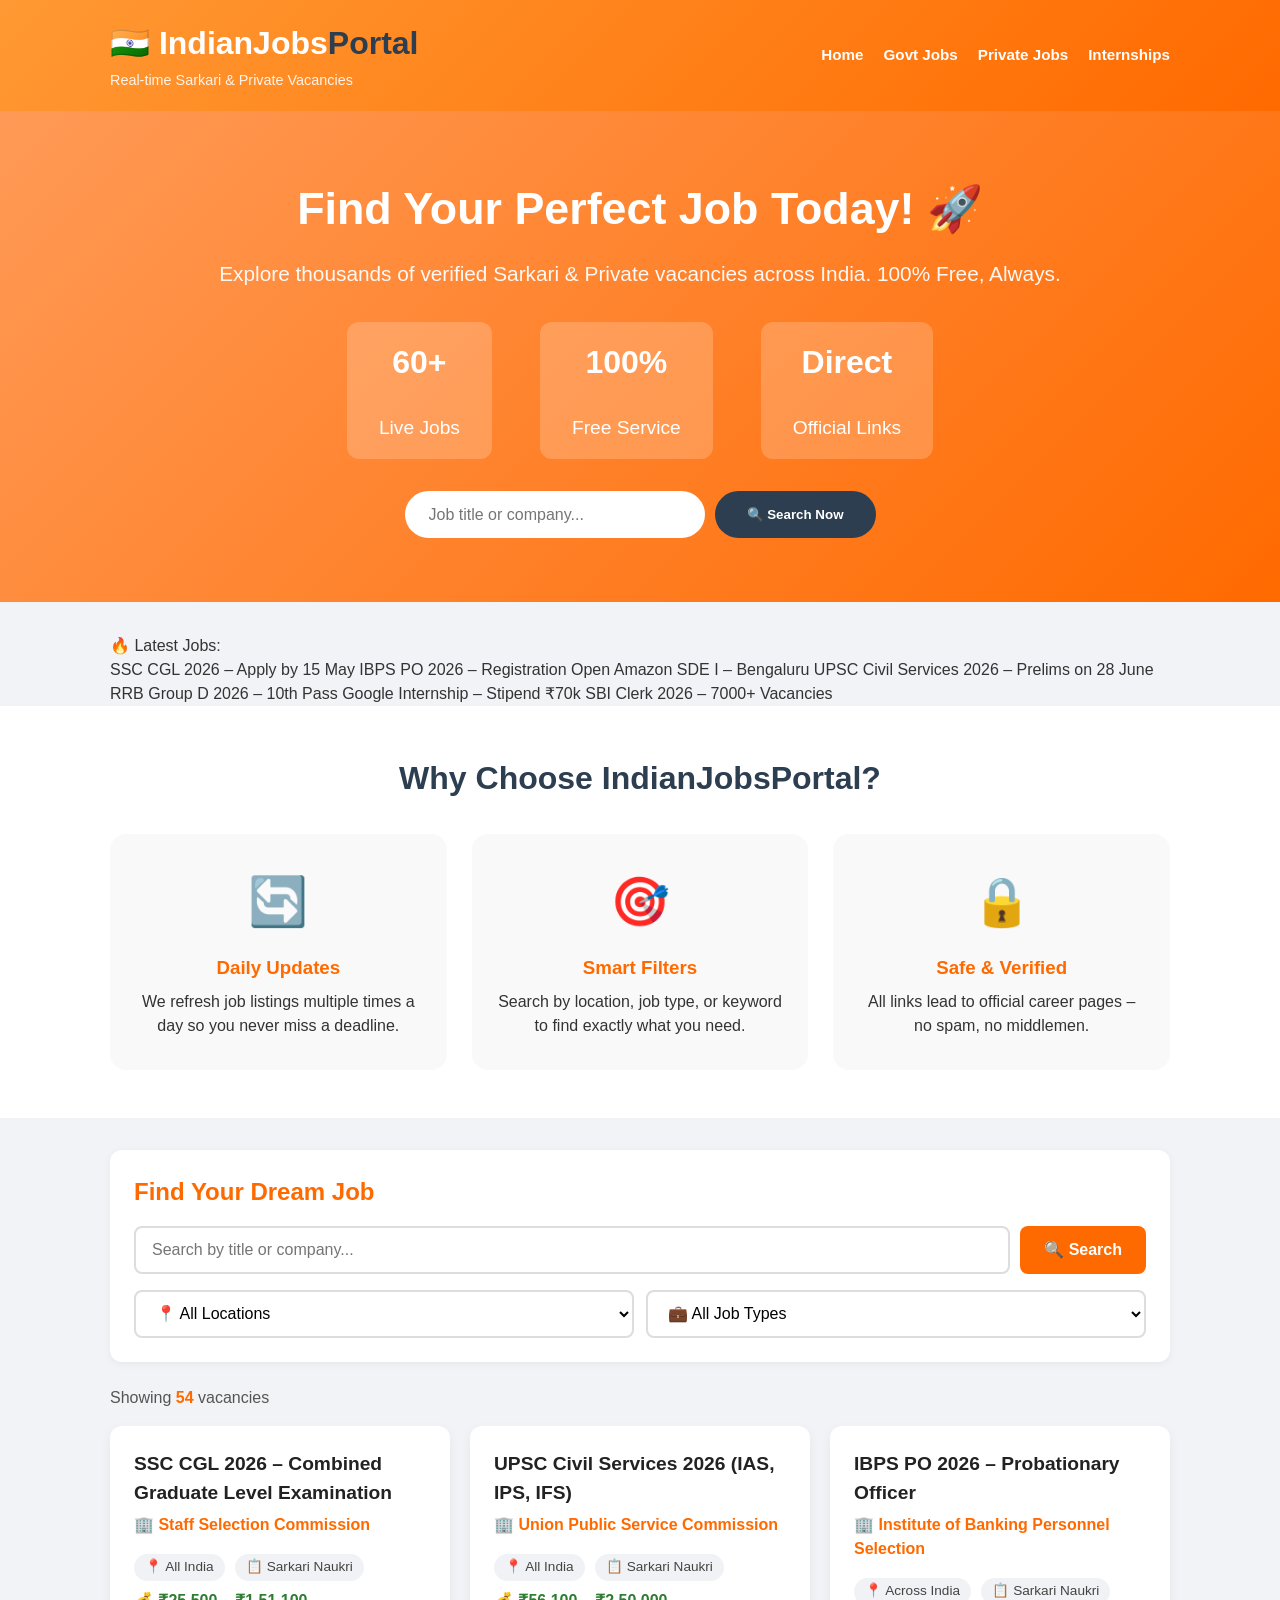
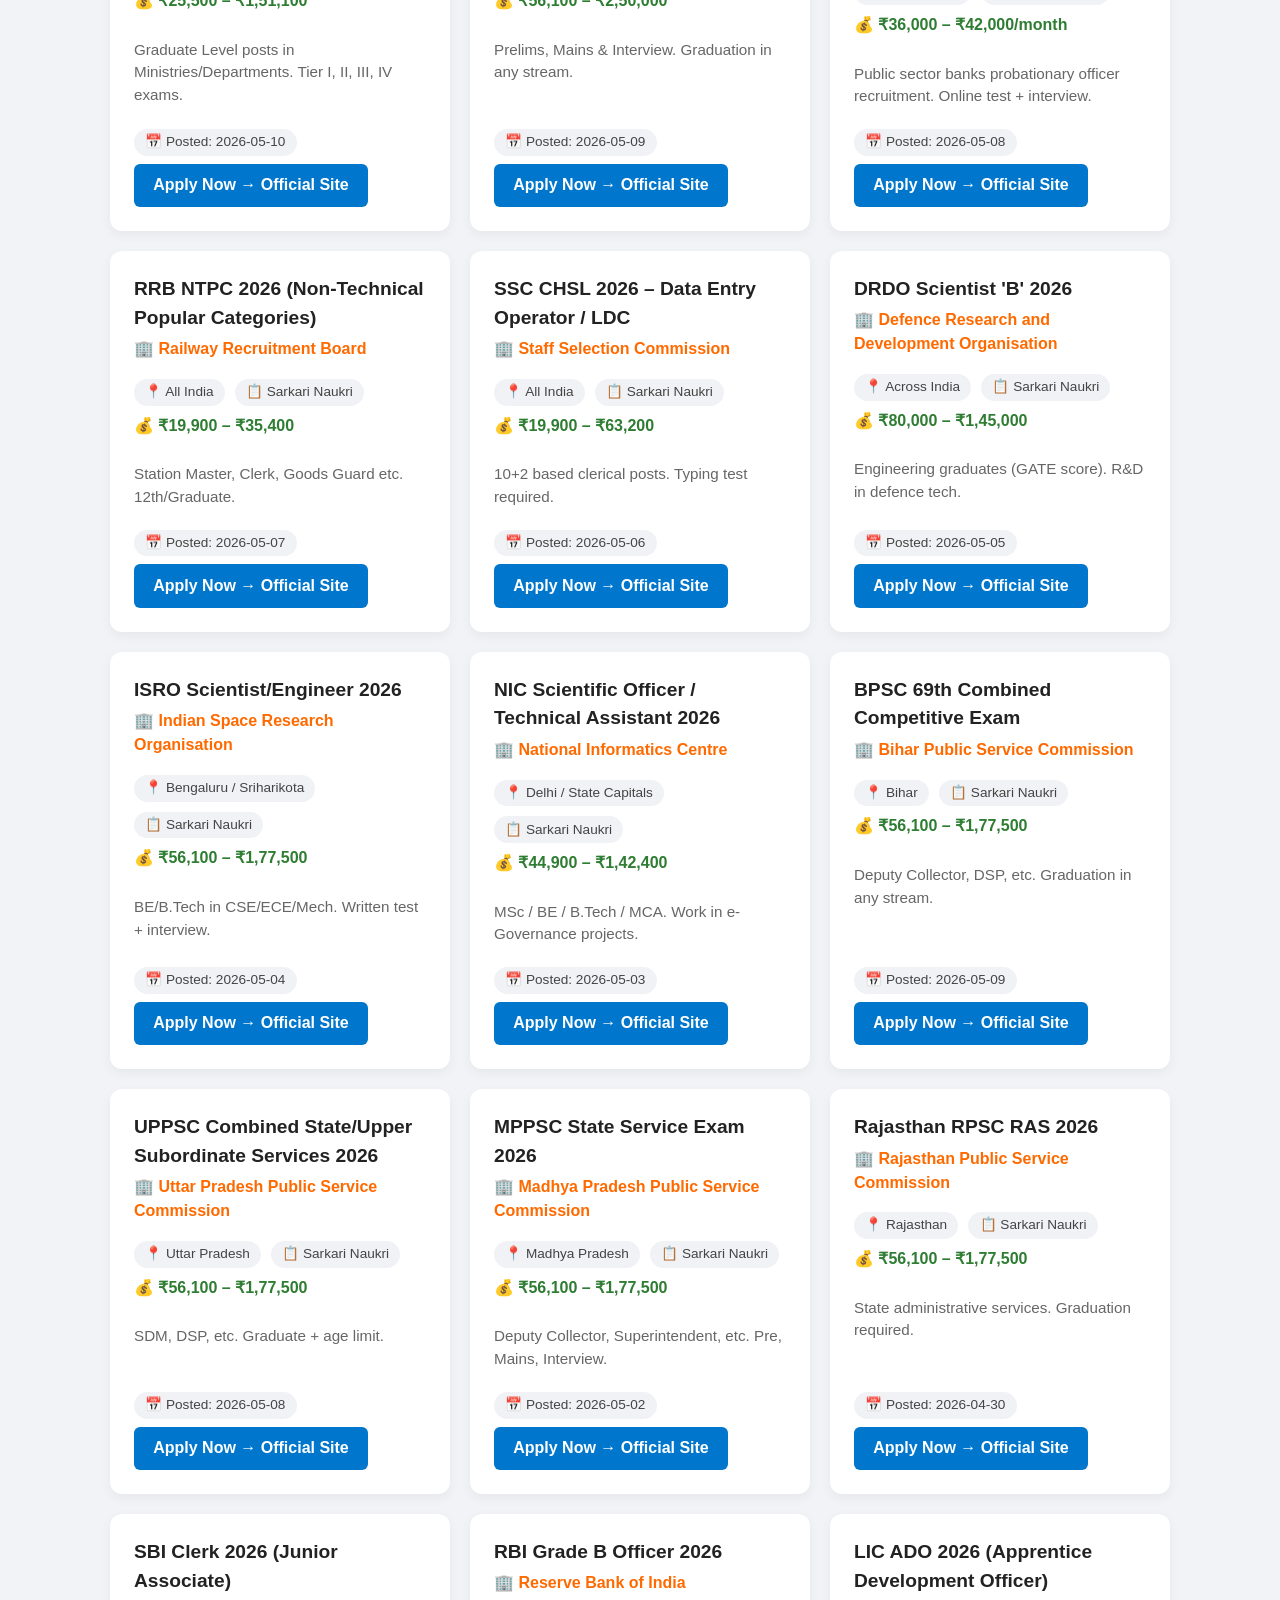
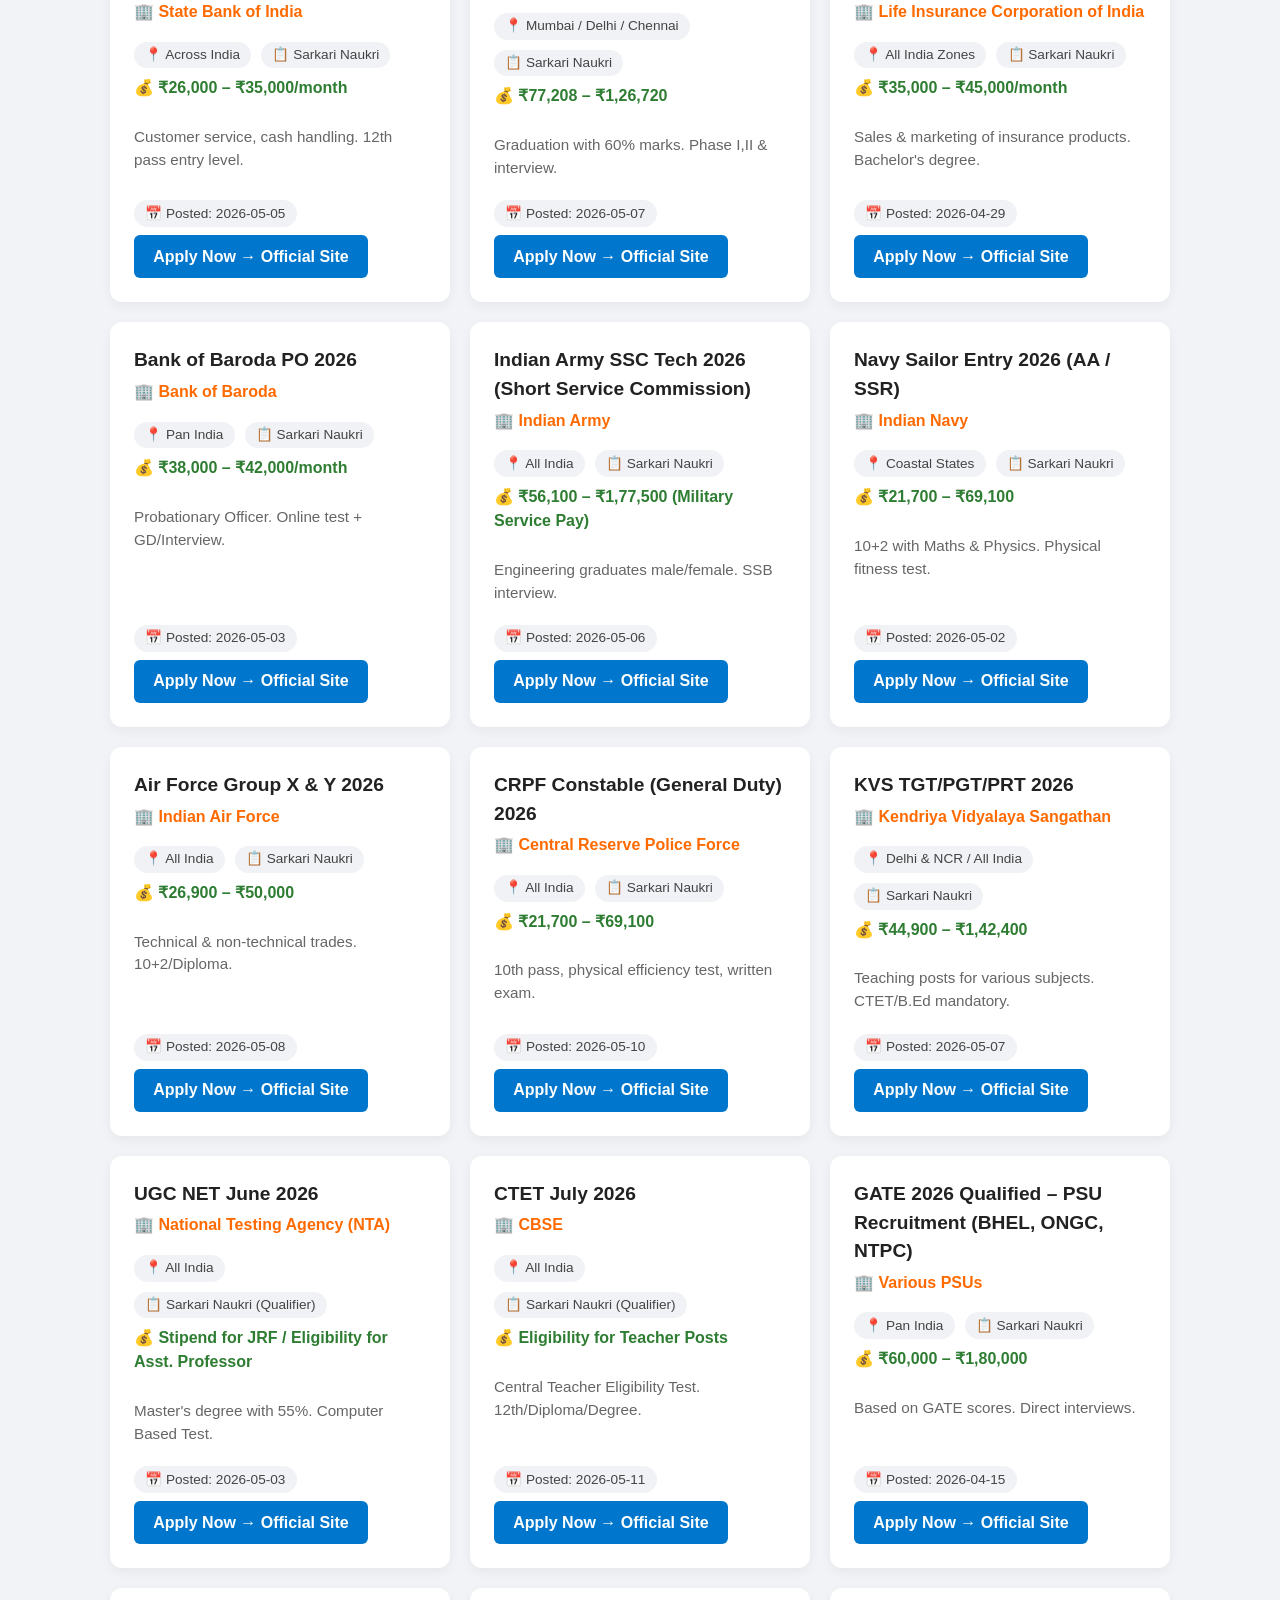
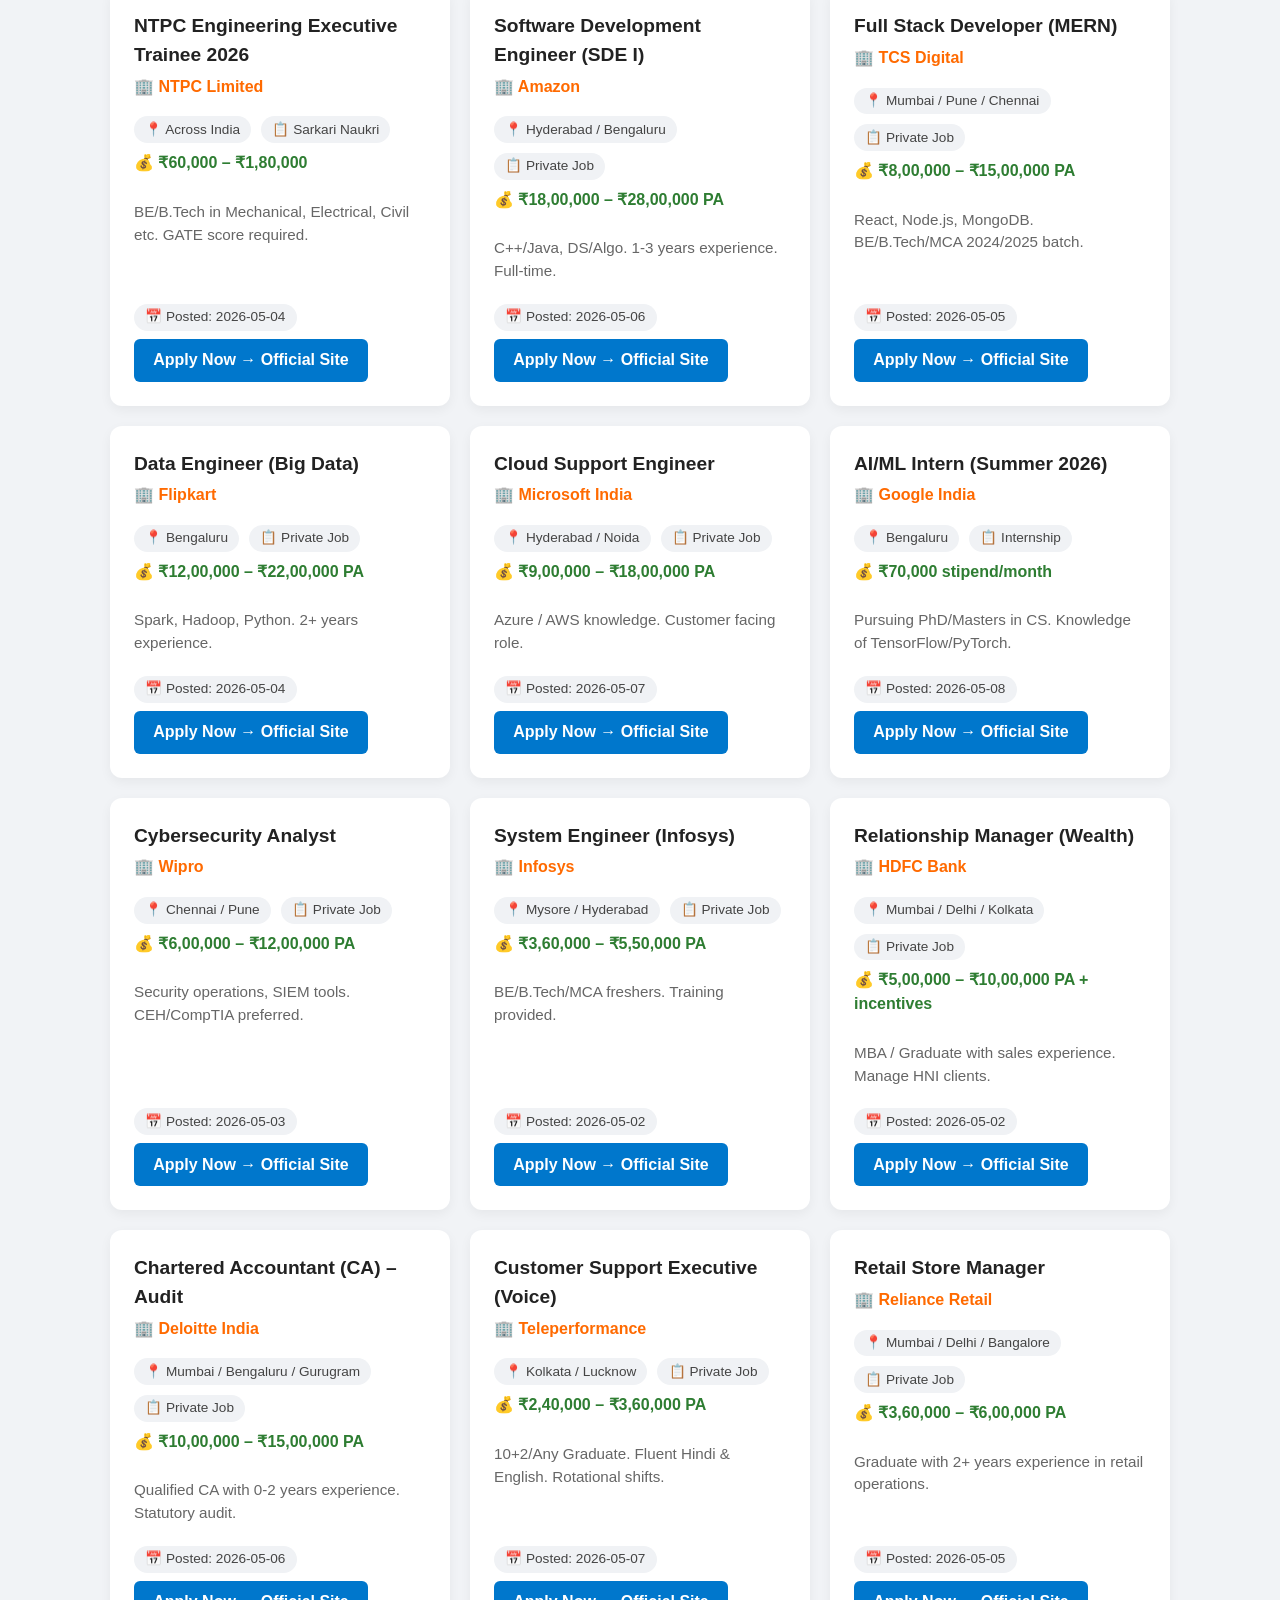
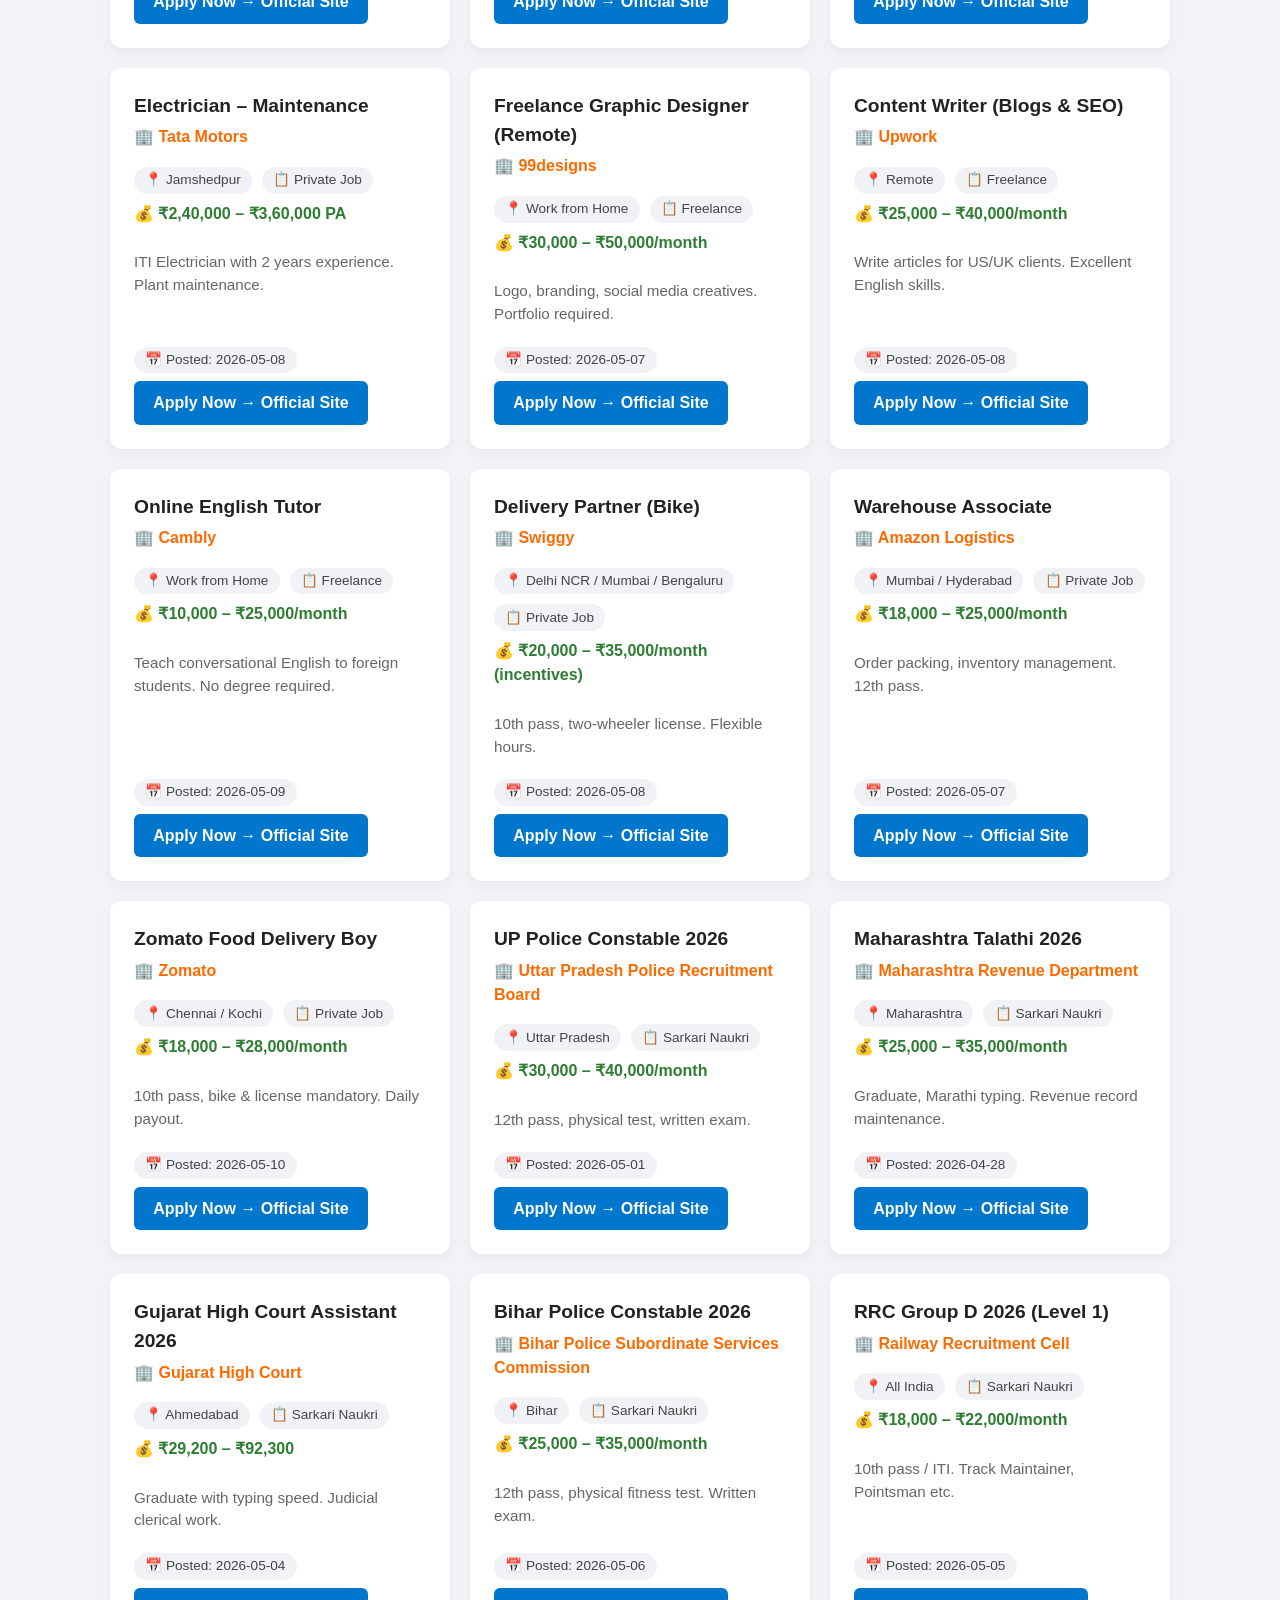
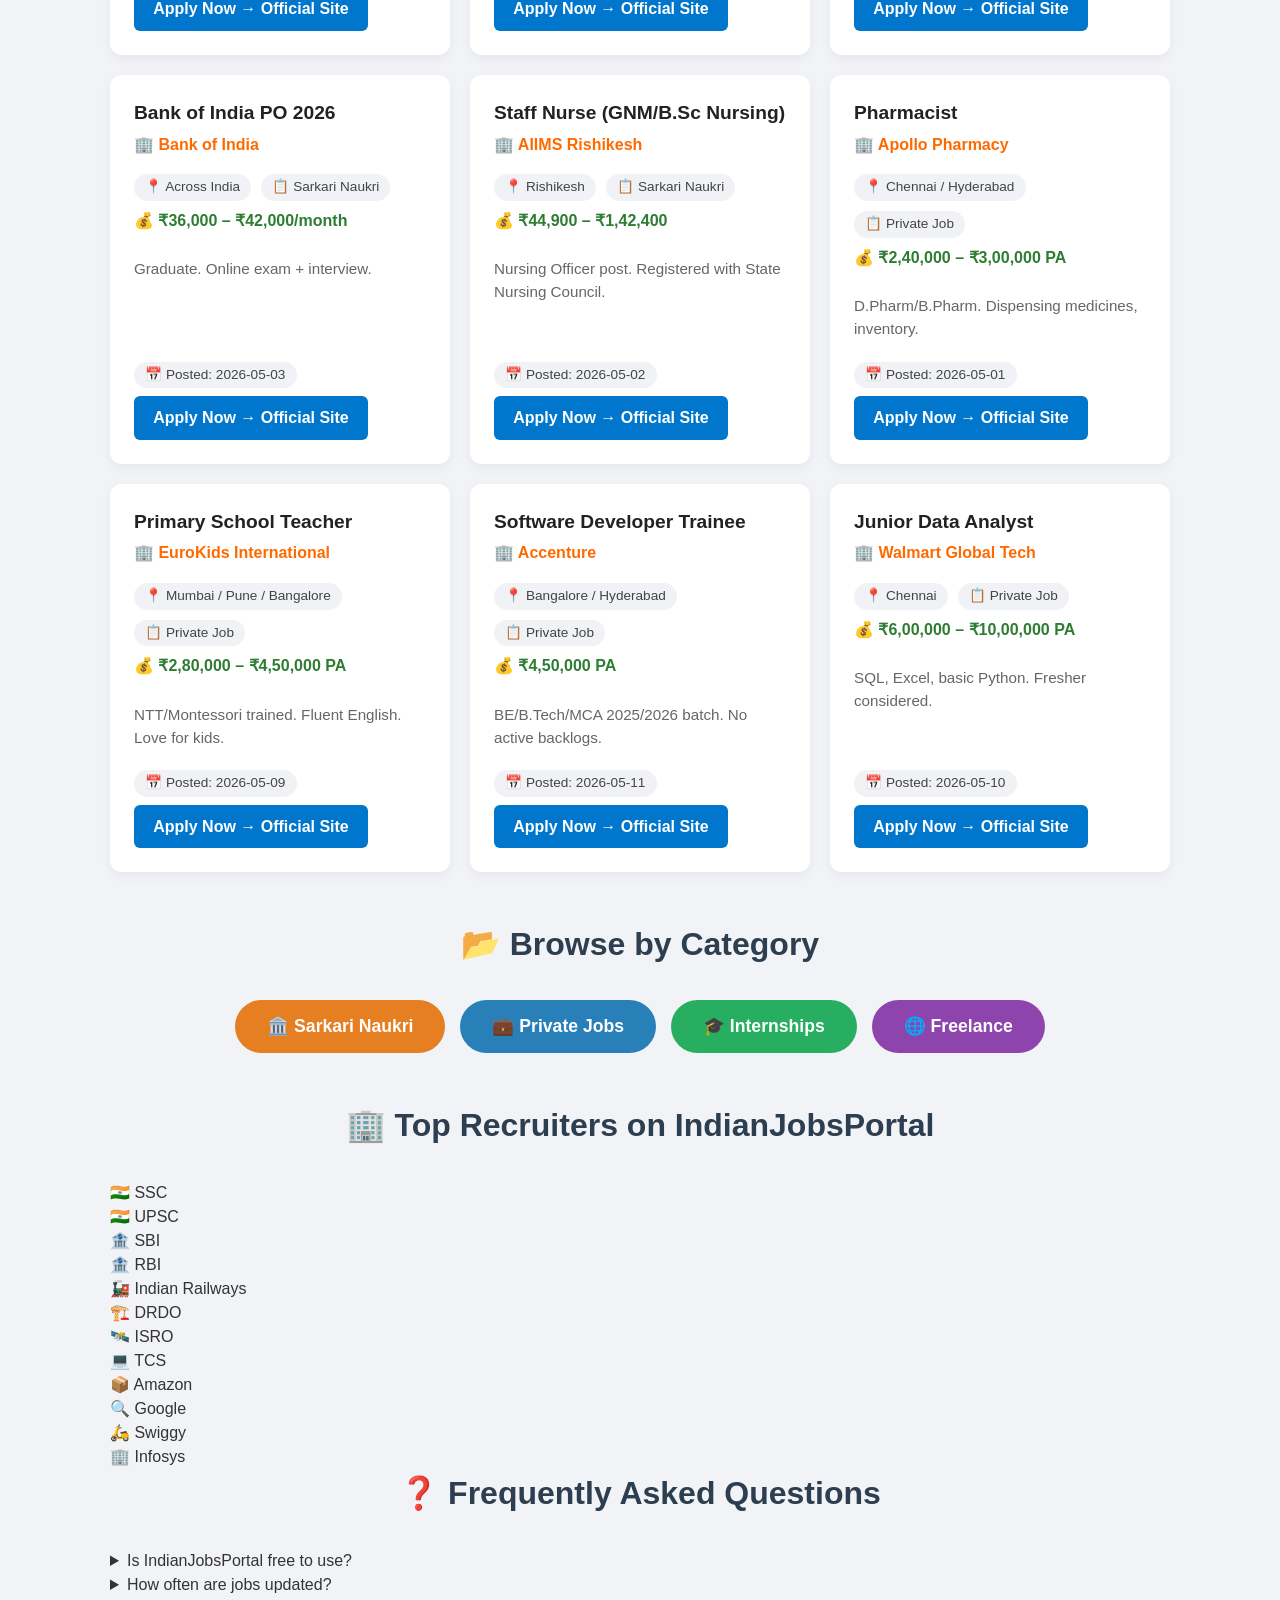
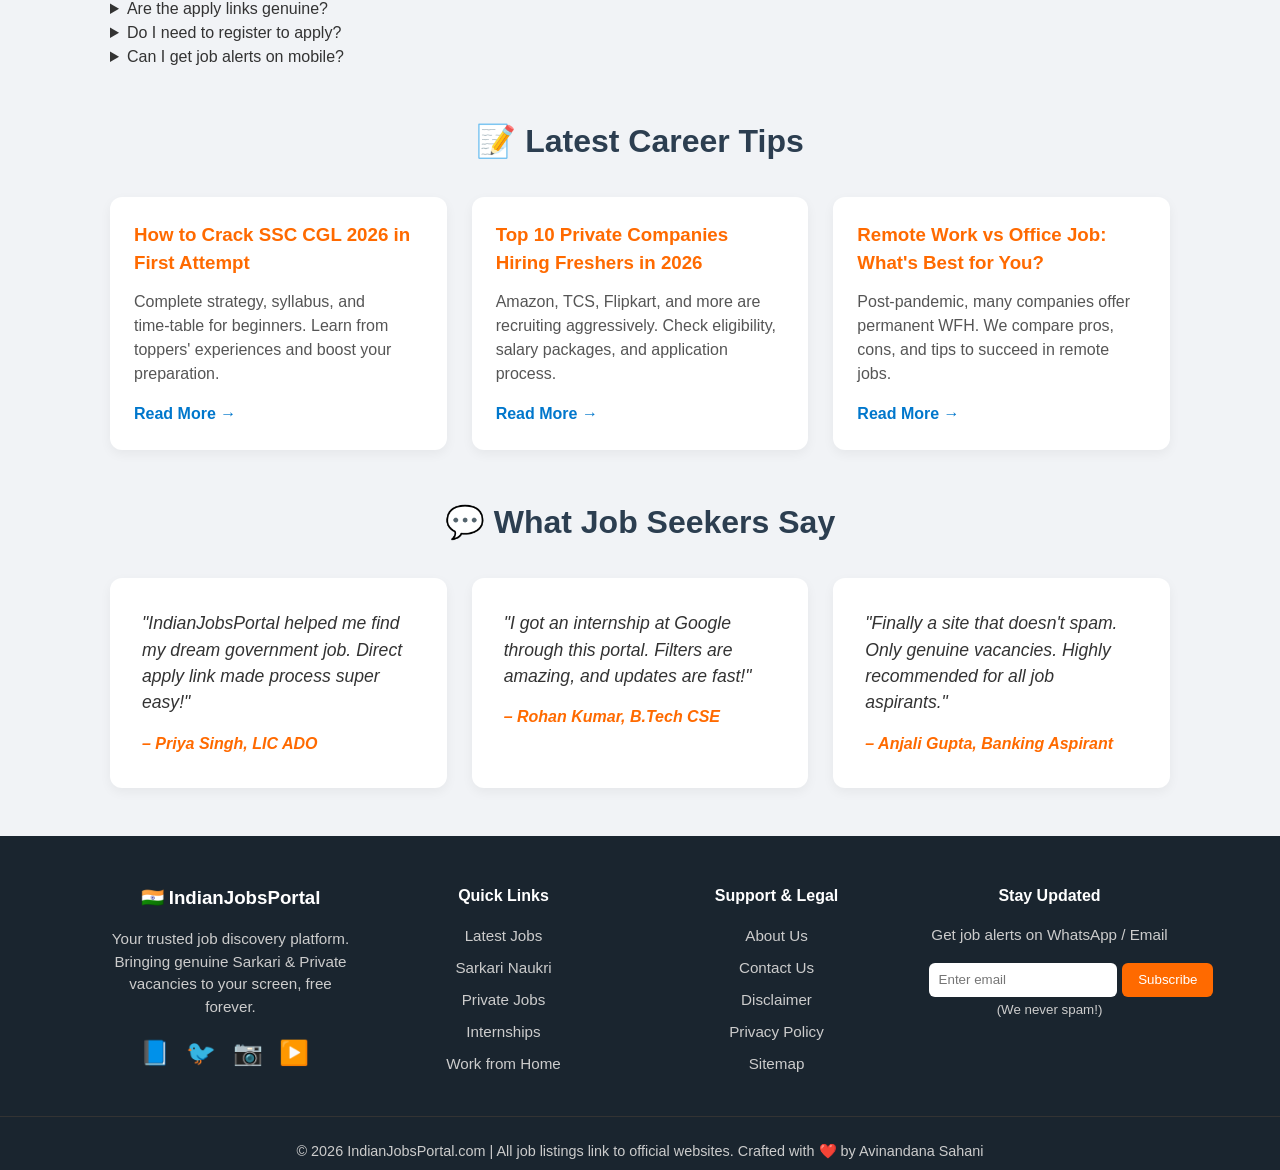
<file: index.html>
<!DOCTYPE html>
<html lang="en">
<head>
  <script async src="https://pagead2.googlesyndication.com/pagead/js/adsbygoogle.js?client=ca-pub-2534169484328474"
     crossorigin="anonymous"></script>

  <meta charset="UTF-8">
  <meta name="viewport" content="width=device-width, initial-scale=1.0">
  <title>Indian Jobs Vacancy 2026 | Sarkari & Private Job Alerts</title>

  <meta name="google-adsense-account" content="ca-pub-2534169484328474">

<meta name="google-site-verification" content="ngcqSbr9FZ6hfTvLEhOEa77tYbYLki0it04L3alp-n0" />

  <link rel="stylesheet" href="style.css">
  <!-- Google AdSense Auto Ads Code yahan paste karo -->
</head>
<body>
  <!-- Header -->
  <header class="header">
    <div class="container header-inner">
      <div class="logo">
        <h1>🇮🇳 IndianJobs<span class="accent">Portal</span></h1>
        <p>Real-time Sarkari & Private Vacancies</p>
      </div>
      <nav class="nav">
        <a href="#" onclick="filterByType('')">Home</a>
        <a href="#" onclick="filterByType('Sarkari Naukri')">Govt Jobs</a>
        <a href="#" onclick="filterByType('Private Job')">Private Jobs</a>
        <a href="#" onclick="filterByType('Internship')">Internships</a>
      </nav>
    </div>
  </header>

  <!-- HERO SECTION -->
  <section class="hero">
    <div class="container">
      <div class="hero-content">
        <h2>Find Your Perfect Job Today! 🚀</h2>
        <p>Explore thousands of verified Sarkari & Private vacancies across India. 100% Free, Always.</p>
        <div class="hero-stats">
          <div class="stat-item"><span class="stat-number">60+</span> <br>Live Jobs</div>
          <div class="stat-item"><span class="stat-number">100%</span> <br>Free Service</div>
          <div class="stat-item"><span class="stat-number">Direct</span> <br>Official Links</div>
        </div>
        <div class="hero-search">
          <input type="text" id="heroSearchInput" placeholder="Job title or company...">
          <button onclick="quickSearch()">🔍 Search Now</button>
        </div>
      </div>
    </div>
  </section>

  <!-- ➕ LATEST JOBS TICKER (Naya) -->
  <section class="ticker-section">
    <div class="container">
      <div class="ticker-wrap">
        <div class="ticker-title">🔥 Latest Jobs:</div>
        <div class="ticker">
          <div class="ticker-track">
            <span>SSC CGL 2026 – Apply by 15 May</span>
            <span>IBPS PO 2026 – Registration Open</span>
            <span>Amazon SDE I – Bengaluru</span>
            <span>UPSC Civil Services 2026 – Prelims on 28 June</span>
            <span>RRB Group D 2026 – 10th Pass</span>
            <span>Google Internship – Stipend ₹70k</span>
            <span>SBI Clerk 2026 – 7000+ Vacancies</span>
          </div>
        </div>
      </div>
    </div>
  </section>

  <!-- FEATURES SECTION -->
  <section class="features">
    <div class="container">
      <h2 class="section-title">Why Choose IndianJobsPortal?</h2>
      <div class="features-grid">
        <div class="feature-card">
          <div class="feature-icon">🔄</div>
          <h3>Daily Updates</h3>
          <p>We refresh job listings multiple times a day so you never miss a deadline.</p>
        </div>
        <div class="feature-card">
          <div class="feature-icon">🎯</div>
          <h3>Smart Filters</h3>
          <p>Search by location, job type, or keyword to find exactly what you need.</p>
        </div>
        <div class="feature-card">
          <div class="feature-icon">🔒</div>
          <h3>Safe & Verified</h3>
          <p>All links lead to official career pages – no spam, no middlemen.</p>
        </div>
      </div>
    </div>
  </section>

  <!-- Main Content -->
  <main class="container">
    <!-- Search & Filters -->
    <section class="filters-card">
      <h2>Find Your Dream Job</h2>
      <div class="search-box">
        <input type="text" id="searchInput" placeholder="Search by title or company...">
        <button id="searchBtn">🔍 Search</button>
      </div>
      <div class="filter-row">
        <select id="locationFilter">
          <option value="">📍 All Locations</option>
          <option value="All India">All India</option>
          <option value="Across India">Across India</option>
          <option value="Bengaluru">Bengaluru</option>
          <option value="Mumbai">Mumbai</option>
          <option value="Delhi / NCR">Delhi / NCR</option>
          <option value="Hyderabad">Hyderabad</option>
          <option value="Pune">Pune</option>
          <option value="Chennai">Chennai</option>
          <option value="Work from Home">Work from Home</option>
          <option value="Uttar Pradesh">Uttar Pradesh</option>
          <option value="Maharashtra">Maharashtra</option>
          <option value="Bihar">Bihar</option>
        </select>
        <select id="typeFilter">
          <option value="">💼 All Job Types</option>
          <option value="Sarkari Naukri">Sarkari Naukri</option>
          <option value="Private Job">Private Job</option>
          <option value="Internship">Internship</option>
          <option value="Freelance">Freelance</option>
        </select>
      </div>
    </section>

    <!-- Results Info -->
    <div class="results-info">
      Showing <span id="resultCount">0</span> vacancies
    </div>

    <!-- Job Cards Grid -->
    <div id="jobsContainer" class="jobs-grid"></div>

    <!-- ➕ BROWSE BY CATEGORY -->
    <section class="category-section">
      <h2 class="section-title">📂 Browse by Category</h2>
      <div class="category-buttons">
        <button onclick="filterByType('Sarkari Naukri')" class="cat-btn sarkari-btn">🏛️ Sarkari Naukri</button>
        <button onclick="filterByType('Private Job')" class="cat-btn private-btn">💼 Private Jobs</button>
        <button onclick="filterByType('Internship')" class="cat-btn intern-btn">🎓 Internships</button>
        <button onclick="filterByType('Freelance')" class="cat-btn freelance-btn">🌐 Freelance</button>
      </div>
    </section>

    <!-- ➕ TOP RECRUITERS SECTION (Naya) -->
    <section class="recruiters-section">
      <h2 class="section-title">🏢 Top Recruiters on IndianJobsPortal</h2>
      <div class="recruiter-grid">
        <div class="recruiter-card">🇮🇳 SSC</div>
        <div class="recruiter-card">🇮🇳 UPSC</div>
        <div class="recruiter-card">🏦 SBI</div>
        <div class="recruiter-card">🏦 RBI</div>
        <div class="recruiter-card">🚂 Indian Railways</div>
        <div class="recruiter-card">🏗️ DRDO</div>
        <div class="recruiter-card">🛰️ ISRO</div>
        <div class="recruiter-card">💻 TCS</div>
        <div class="recruiter-card">📦 Amazon</div>
        <div class="recruiter-card">🔍 Google</div>
        <div class="recruiter-card">🛵 Swiggy</div>
        <div class="recruiter-card">🏢 Infosys</div>
      </div>
    </section>

    <!-- ➕ FAQ SECTION (Naya, expandable) -->
    <section class="faq-section">
      <h2 class="section-title">❓ Frequently Asked Questions</h2>
      <div class="faq-list">
        <details>
          <summary>Is IndianJobsPortal free to use?</summary>
          <p>Absolutely! We charge no fee for any job listing. All information is freely accessible.</p>
        </details>
        <details>
          <summary>How often are jobs updated?</summary>
          <p>Our team updates the portal daily, sometimes multiple times a day, as soon as a new official notification is released.</p>
        </details>
        <details>
          <summary>Are the apply links genuine?</summary>
          <p>Yes, every "Apply Now" button takes you to the official career/recruitment page of the respective organization. We never use third-party links.</p>
        </details>
        <details>
          <summary>Do I need to register to apply?</summary>
          <p>No registration on our site is required. However, the official website may ask you to register for the specific job application.</p>
        </details>
        <details>
          <summary>Can I get job alerts on mobile?</summary>
          <p>We are working on push notifications. For now, you can bookmark our page and visit regularly. You can also subscribe to our newsletter in the footer.</p>
        </details>
      </div>
    </section>

    <!-- RECENT ARTICLES / BLOG -->
    <section class="blog-section">
      <h2 class="section-title">📝 Latest Career Tips</h2>
      <div class="blog-grid">
        <article class="blog-card">
          <h3>How to Crack SSC CGL 2026 in First Attempt</h3>
          <p>Complete strategy, syllabus, and time‑table for beginners. Learn from toppers' experiences and boost your preparation.</p>
          <a href="#">Read More →</a>
        </article>
        <article class="blog-card">
          <h3>Top 10 Private Companies Hiring Freshers in 2026</h3>
          <p>Amazon, TCS, Flipkart, and more are recruiting aggressively. Check eligibility, salary packages, and application process.</p>
          <a href="#">Read More →</a>
        </article>
        <article class="blog-card">
          <h3>Remote Work vs Office Job: What's Best for You?</h3>
          <p>Post‑pandemic, many companies offer permanent WFH. We compare pros, cons, and tips to succeed in remote jobs.</p>
          <a href="#">Read More →</a>
        </article>
      </div>
    </section>

    <!-- TESTIMONIALS -->
    <section class="testimonials">
      <h2 class="section-title">💬 What Job Seekers Say</h2>
      <div class="testimonial-grid">
        <div class="testimonial-card">
          <p>"IndianJobsPortal helped me find my dream government job. Direct apply link made process super easy!"</p>
          <strong>– Priya Singh, LIC ADO</strong>
        </div>
        <div class="testimonial-card">
          <p>"I got an internship at Google through this portal. Filters are amazing, and updates are fast!"</p>
          <strong>– Rohan Kumar, B.Tech CSE</strong>
        </div>
        <div class="testimonial-card">
          <p>"Finally a site that doesn't spam. Only genuine vacancies. Highly recommended for all job aspirants."</p>
          <strong>– Anjali Gupta, Banking Aspirant</strong>
        </div>
      </div>
    </section>
  </main>

  <!-- FOOTER (already improved) -->
  <footer class="footer">
    <div class="container footer-grid">
      <div class="footer-col">
        <h3>🇮🇳 IndianJobsPortal</h3>
        <p>Your trusted job discovery platform. Bringing genuine Sarkari & Private vacancies to your screen, free forever.</p>
        <div class="social-icons">
          <span>📘</span> <span>🐦</span> <span>📷</span> <span>▶️</span>
        </div>
      </div>
      <div class="footer-col">
        <h4>Quick Links</h4>
        <ul>
          <li><a href="#">Latest Jobs</a></li>
          <li><a href="#">Sarkari Naukri</a></li>
          <li><a href="#">Private Jobs</a></li>
          <li><a href="#">Internships</a></li>
          <li><a href="#">Work from Home</a></li>
        </ul>
      </div>
      <div class="footer-col">
        <h4>Support & Legal</h4>
        <ul>
          <li><a href="about.html">About Us</a></li>
          <li><a href="contact.html">Contact Us</a></li>
          <li><a href="disclaimer.html">Disclaimer</a></li>
          <li><a href="privacy.html">Privacy Policy</a></li>
          <li><a href="#">Sitemap</a></li>
        </ul>
      </div>
      <div class="footer-col">
        <h4>Stay Updated</h4>
        <p>Get job alerts on WhatsApp / Email</p>
        <form class="newsletter-form">
          <input type="email" placeholder="Enter email">
          <button type="submit">Subscribe</button>
        </form>
        <small>(We never spam!)</small>
      </div>
    </div>
    <div class="footer-bottom">
      <p>© 2026 IndianJobsPortal.com | All job listings link to official websites. Crafted with ❤️ by Avinandana Sahani</p>
    </div>
  </footer>

  <script src="data.js"></script>
  <script src="script.js"></script>
</body>
</html>
</file>
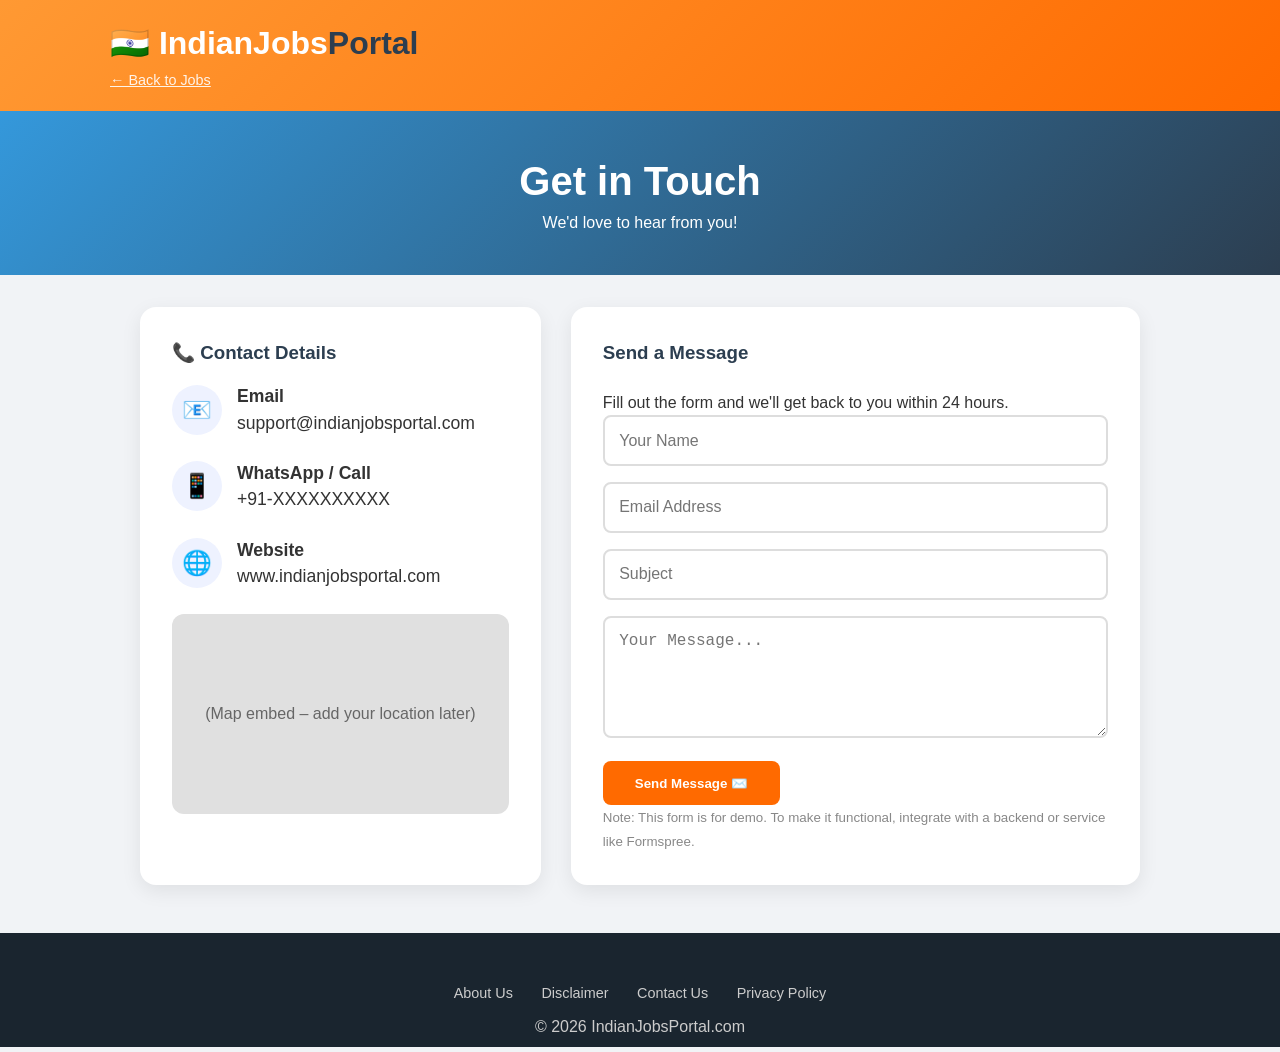
<file: contact.html>
<!DOCTYPE html>
<html lang="en">
<head>
  <meta charset="UTF-8">
  <meta name="viewport" content="width=device-width, initial-scale=1.0">
  <title>Contact Us - IndianJobsPortal</title>
  <link rel="stylesheet" href="style.css">
  <style>
    .contact-hero {
      background: linear-gradient(135deg, #3498db, #2c3e50);
      color: white;
      text-align: center;
      padding: 2.5rem 0;
      margin-bottom: 2rem;
    }
    .contact-hero h2 {
      font-size: 2.5rem;
    }
    .contact-container {
      display: flex;
      flex-wrap: wrap;
      gap: 30px;
      max-width: 1000px;
      margin: 0 auto 3rem;
    }
    .contact-info {
      flex: 1;
      min-width: 280px;
      background: white;
      padding: 2rem;
      border-radius: 16px;
      box-shadow: 0 6px 20px rgba(0,0,0,0.08);
    }
    .contact-info h3 {
      color: #2c3e50;
      margin-bottom: 1rem;
    }
    .contact-info .info-item {
      display: flex;
      align-items: center;
      gap: 15px;
      margin-bottom: 1.5rem;
      font-size: 1.1rem;
    }
    .info-item .icon {
      background: #eef2ff;
      width: 50px;
      height: 50px;
      border-radius: 50%;
      display: flex;
      align-items: center;
      justify-content: center;
      font-size: 1.5rem;
    }
    .contact-form {
      flex: 1.5;
      min-width: 300px;
      background: white;
      padding: 2rem;
      border-radius: 16px;
      box-shadow: 0 6px 20px rgba(0,0,0,0.08);
    }
    .contact-form h3 {
      color: #2c3e50;
      margin-bottom: 1.5rem;
    }
    .contact-form input,
    .contact-form textarea {
      width: 100%;
      padding: 0.9rem;
      margin-bottom: 1rem;
      border: 2px solid #ddd;
      border-radius: 8px;
      font-size: 1rem;
    }
    .contact-form button {
      background: #ff6a00;
      color: white;
      border: none;
      padding: 0.9rem 2rem;
      border-radius: 8px;
      font-weight: bold;
      cursor: pointer;
    }
    .contact-form button:hover {
      background: #e55d00;
    }
    .map-placeholder {
      background: #e0e0e0;
      height: 200px;
      border-radius: 12px;
      display: flex;
      align-items: center;
      justify-content: center;
      color: #666;
      margin-top: 1rem;
    }
  </style>
</head>
<body>
  <header class="header">
    <div class="container header-inner">
      <div class="logo">
        <h1>🇮🇳 IndianJobs<span class="accent">Portal</span></h1>
        <p><a href="index.html" style="color:white; text-decoration: underline;">← Back to Jobs</a></p>
      </div>
    </div>
  </header>

  <div class="contact-hero">
    <h2>Get in Touch</h2>
    <p>We'd love to hear from you!</p>
  </div>

  <main class="container">
    <div class="contact-container">
      <!-- Contact Info Box -->
      <div class="contact-info">
        <h3>📞 Contact Details</h3>
        <div class="info-item">
          <div class="icon">📧</div>
          <div><strong>Email</strong><br>support@indianjobsportal.com</div>
        </div>
        <div class="info-item">
          <div class="icon">📱</div>
          <div><strong>WhatsApp / Call</strong><br>+91-XXXXXXXXXX</div>
        </div>
        <div class="info-item">
          <div class="icon">🌐</div>
          <div><strong>Website</strong><br>www.indianjobsportal.com</div>
        </div>
        <div class="map-placeholder">
          (Map embed – add your location later)
        </div>
      </div>

      <!-- Simple Contact Form (static, no backend) -->
      <div class="contact-form">
        <h3>Send a Message</h3>
        <p>Fill out the form and we'll get back to you within 24 hours.</p>
        <form action="#" method="post">
          <input type="text" placeholder="Your Name" required>
          <input type="email" placeholder="Email Address" required>
          <input type="text" placeholder="Subject">
          <textarea rows="5" placeholder="Your Message..." required></textarea>
          <button type="submit">Send Message ✉️</button>
        </form>
        <small style="color: #888;">Note: This form is for demo. To make it functional, integrate with a backend or service like Formspree.</small>
      </div>
    </div>
  </main>

  <footer class="footer">
    <div class="container">
      <nav class="footer-nav">
        <a href="about.html">About Us</a>
        <a href="disclaimer.html">Disclaimer</a>
        <a href="contact.html">Contact Us</a>
        <a href="privacy.html">Privacy Policy</a>
      </nav>
      <p>© 2026 IndianJobsPortal.com</p>
    </div>
  </footer>
</body>
</html>
</file>
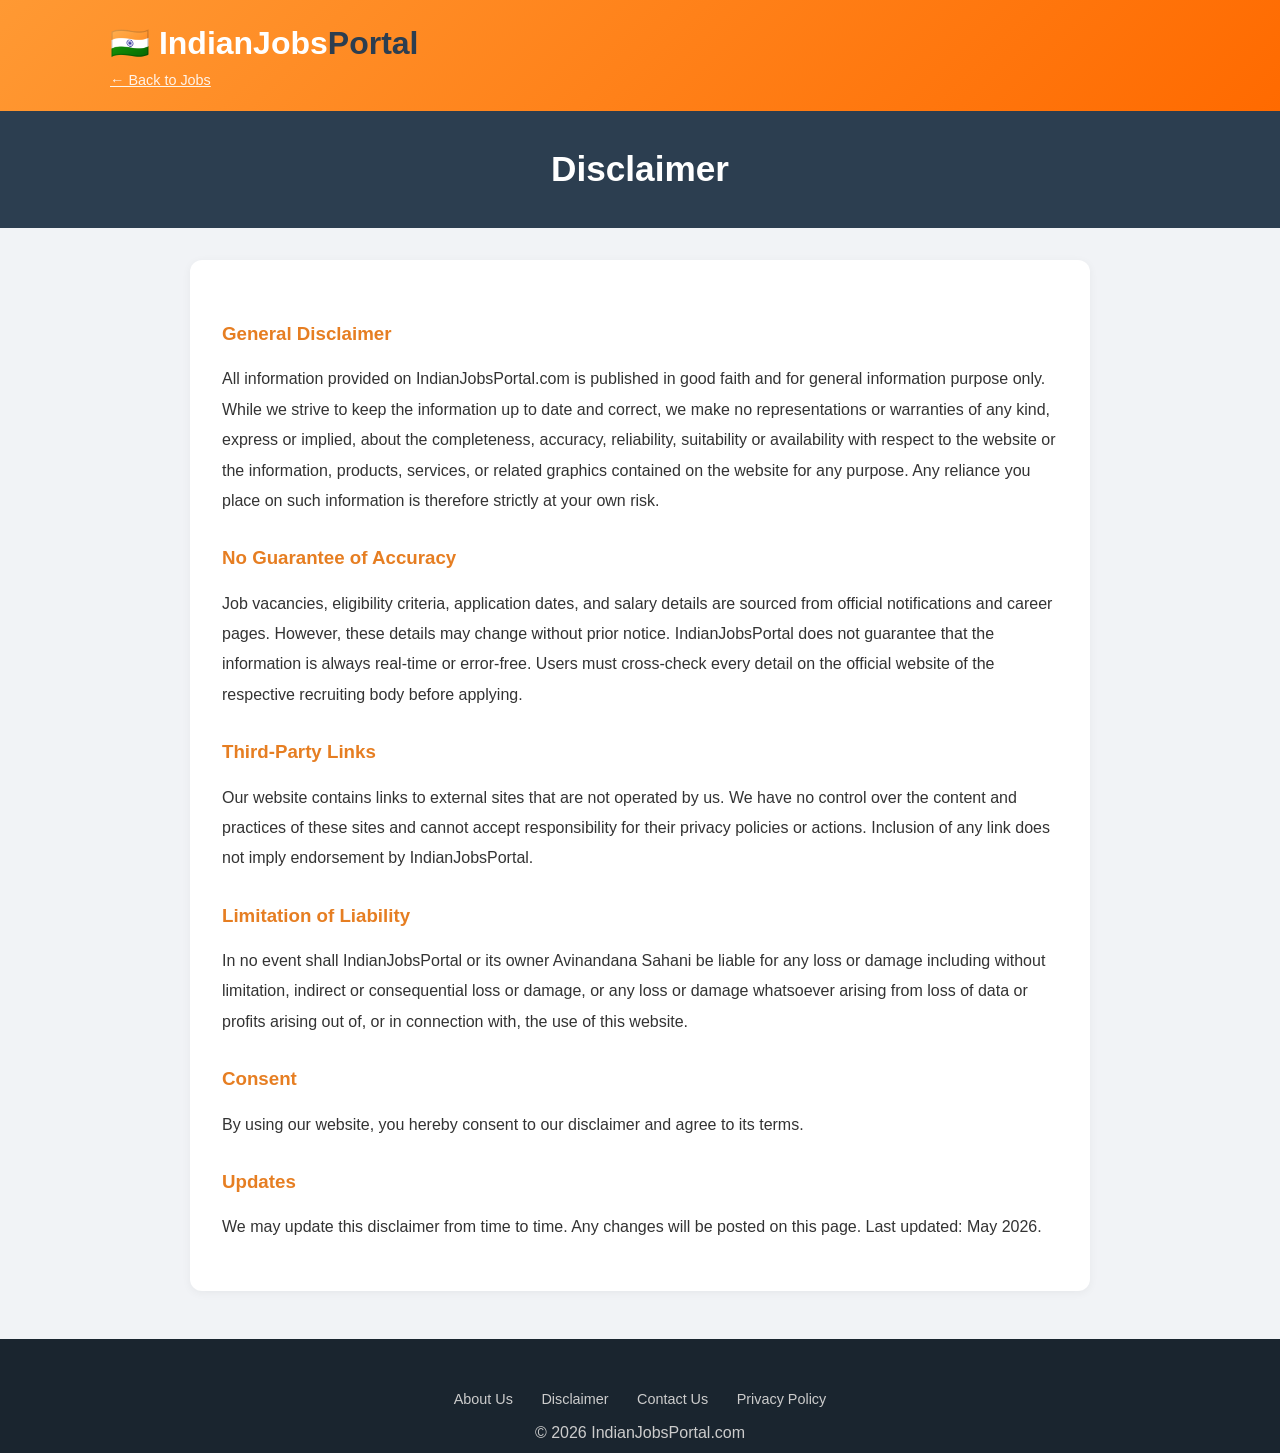
<file: disclaimer.html>
<!DOCTYPE html>
<html lang="en">
<head>
  <meta charset="UTF-8">
  <meta name="viewport" content="width=device-width, initial-scale=1.0">
  <title>Disclaimer - IndianJobsPortal</title>
  <link rel="stylesheet" href="style.css">
  <style>
    .disclaimer-hero {
      background: #2c3e50;
      color: white;
      text-align: center;
      padding: 2rem 0;
      margin-bottom: 2rem;
    }
    .disclaimer-hero h2 {
      font-size: 2.2rem;
    }
    .disclaimer-content {
      max-width: 900px;
      margin: 0 auto;
      background: white;
      padding: 2rem;
      border-radius: 12px;
      box-shadow: 0 2px 10px rgba(0,0,0,0.05);
      line-height: 1.9;
      color: #333;
    }
    .disclaimer-content h3 {
      color: #e67e22;
      margin: 1.5rem 0 0.8rem;
    }
    .disclaimer-content p {
      margin-bottom: 1rem;
    }
  </style>
</head>
<body>
  <header class="header">
    <div class="container header-inner">
      <div class="logo">
        <h1>🇮🇳 IndianJobs<span class="accent">Portal</span></h1>
        <p><a href="index.html" style="color:white; text-decoration: underline;">← Back to Jobs</a></p>
      </div>
    </div>
  </header>

  <div class="disclaimer-hero">
    <h2>Disclaimer</h2>
  </div>

  <main class="container">
    <div class="disclaimer-content">
      <h3>General Disclaimer</h3>
      <p>All information provided on IndianJobsPortal.com is published in good faith and for general information purpose only. While we strive to keep the information up to date and correct, we make no representations or warranties of any kind, express or implied, about the completeness, accuracy, reliability, suitability or availability with respect to the website or the information, products, services, or related graphics contained on the website for any purpose. Any reliance you place on such information is therefore strictly at your own risk.</p>

      <h3>No Guarantee of Accuracy</h3>
      <p>Job vacancies, eligibility criteria, application dates, and salary details are sourced from official notifications and career pages. However, these details may change without prior notice. IndianJobsPortal does not guarantee that the information is always real‑time or error‑free. Users must cross‑check every detail on the official website of the respective recruiting body before applying.</p>

      <h3>Third‑Party Links</h3>
      <p>Our website contains links to external sites that are not operated by us. We have no control over the content and practices of these sites and cannot accept responsibility for their privacy policies or actions. Inclusion of any link does not imply endorsement by IndianJobsPortal.</p>

      <h3>Limitation of Liability</h3>
      <p>In no event shall IndianJobsPortal or its owner Avinandana Sahani be liable for any loss or damage including without limitation, indirect or consequential loss or damage, or any loss or damage whatsoever arising from loss of data or profits arising out of, or in connection with, the use of this website.</p>

      <h3>Consent</h3>
      <p>By using our website, you hereby consent to our disclaimer and agree to its terms.</p>

      <h3>Updates</h3>
      <p>We may update this disclaimer from time to time. Any changes will be posted on this page. Last updated: May 2026.</p>
    </div>
  </main>

  <footer class="footer">
    <div class="container">
      <nav class="footer-nav">
        <a href="about.html">About Us</a>
        <a href="disclaimer.html">Disclaimer</a>
        <a href="contact.html">Contact Us</a>
        <a href="privacy.html">Privacy Policy</a>
      </nav>
      <p>© 2026 IndianJobsPortal.com</p>
    </div>
  </footer>
</body>
</html>
</file>
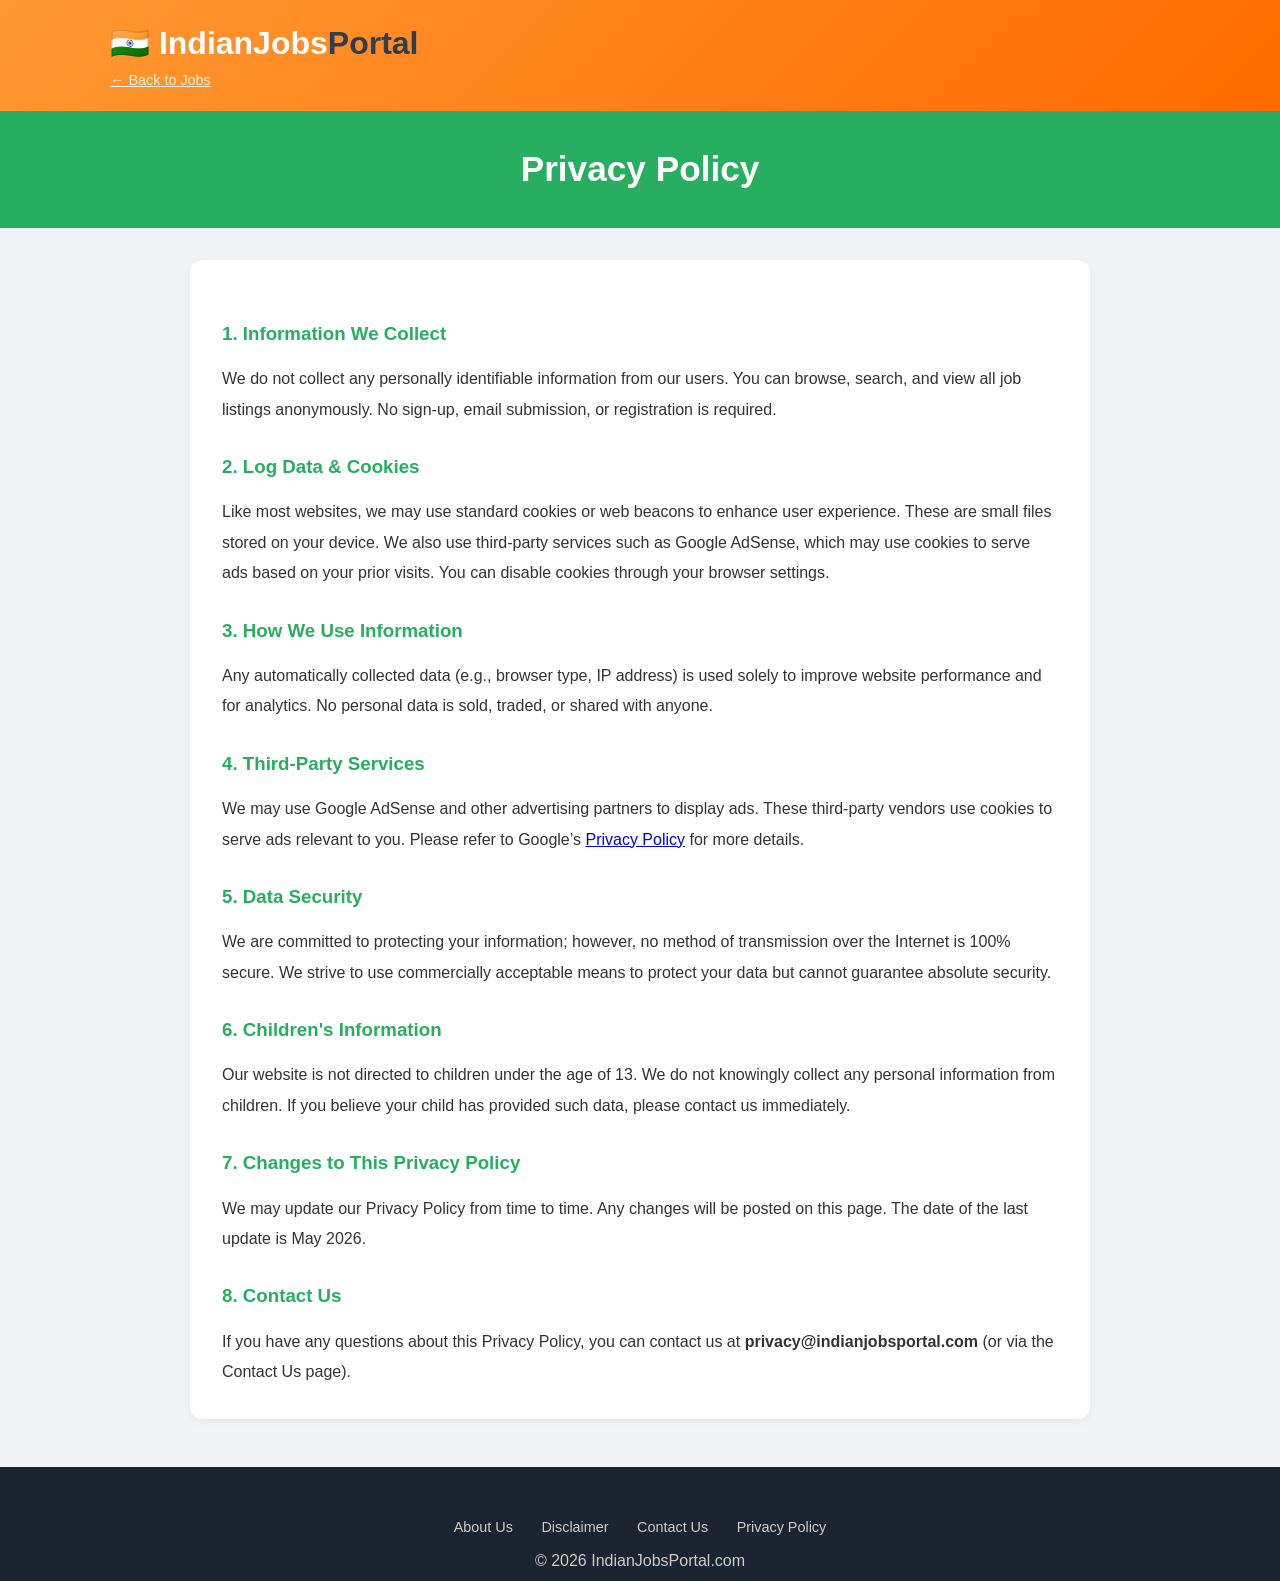
<file: privacy.html>
<!DOCTYPE html>
<html lang="en">
<head>
  <meta charset="UTF-8">
  <meta name="viewport" content="width=device-width, initial-scale=1.0">
  <title>Privacy Policy - IndianJobsPortal</title>
  <link rel="stylesheet" href="style.css">
  <style>
    .privacy-hero {
      background: #27ae60;
      color: white;
      text-align: center;
      padding: 2rem 0;
      margin-bottom: 2rem;
    }
    .privacy-hero h2 {
      font-size: 2.2rem;
    }
    .privacy-content {
      max-width: 900px;
      margin: 0 auto;
      background: white;
      padding: 2rem;
      border-radius: 12px;
      box-shadow: 0 2px 10px rgba(0,0,0,0.05);
      line-height: 1.9;
      color: #333;
    }
    .privacy-content h3 {
      color: #27ae60;
      margin: 1.5rem 0 0.8rem;
    }
  </style>
</head>
<body>
  <header class="header">
    <div class="container header-inner">
      <div class="logo">
        <h1>🇮🇳 IndianJobs<span class="accent">Portal</span></h1>
        <p><a href="index.html" style="color:white; text-decoration: underline;">← Back to Jobs</a></p>
      </div>
    </div>
  </header>

  <div class="privacy-hero">
    <h2>Privacy Policy</h2>
  </div>

  <main class="container">
    <div class="privacy-content">
      <h3>1. Information We Collect</h3>
      <p>We do not collect any personally identifiable information from our users. You can browse, search, and view all job listings anonymously. No sign‑up, email submission, or registration is required.</p>

      <h3>2. Log Data & Cookies</h3>
      <p>Like most websites, we may use standard cookies or web beacons to enhance user experience. These are small files stored on your device. We also use third‑party services such as Google AdSense, which may use cookies to serve ads based on your prior visits. You can disable cookies through your browser settings.</p>

      <h3>3. How We Use Information</h3>
      <p>Any automatically collected data (e.g., browser type, IP address) is used solely to improve website performance and for analytics. No personal data is sold, traded, or shared with anyone.</p>

      <h3>4. Third‑Party Services</h3>
      <p>We may use Google AdSense and other advertising partners to display ads. These third‑party vendors use cookies to serve ads relevant to you. Please refer to Google’s <a href="https://policies.google.com/privacy" target="_blank">Privacy Policy</a> for more details.</p>

      <h3>5. Data Security</h3>
      <p>We are committed to protecting your information; however, no method of transmission over the Internet is 100% secure. We strive to use commercially acceptable means to protect your data but cannot guarantee absolute security.</p>

      <h3>6. Children's Information</h3>
      <p>Our website is not directed to children under the age of 13. We do not knowingly collect any personal information from children. If you believe your child has provided such data, please contact us immediately.</p>

      <h3>7. Changes to This Privacy Policy</h3>
      <p>We may update our Privacy Policy from time to time. Any changes will be posted on this page. The date of the last update is May 2026.</p>

      <h3>8. Contact Us</h3>
      <p>If you have any questions about this Privacy Policy, you can contact us at <strong>privacy@indianjobsportal.com</strong> (or via the Contact Us page).</p>
    </div>
  </main>

  <footer class="footer">
    <div class="container">
      <nav class="footer-nav">
        <a href="about.html">About Us</a>
        <a href="disclaimer.html">Disclaimer</a>
        <a href="contact.html">Contact Us</a>
        <a href="privacy.html">Privacy Policy</a>
      </nav>
      <p>© 2026 IndianJobsPortal.com</p>
    </div>
  </footer>
</body>
</html>
</file>
<file: style.css>
/* Reset & Base */
* {
  margin: 0;
  padding: 0;
  box-sizing: border-box;
}

body {
  font-family: 'Segoe UI', Roboto, sans-serif;
  background: #f1f3f6;
  color: #333;
  line-height: 1.5;
}

.container {
  max-width: 1100px;
  margin: auto;
  padding: 0 20px;
}

/* Header */
.header {
  background: linear-gradient(135deg, #ff9933, #ff6a00);
  color: white;
  padding: 1.2rem 0;
  box-shadow: 0 4px 10px rgba(0,0,0,0.1);
}

.header-inner {
  display: flex;
  justify-content: space-between;
  align-items: center;
  flex-wrap: wrap;
}

.logo h1 {
  font-size: 2rem;
  margin-bottom: 0.2rem;
}
.logo .accent {
  color: #2c3e50;
}
.logo p {
  font-size: 0.9rem;
  opacity: 0.9;
}

.nav {
  display: flex;
  gap: 20px;
}
.nav a {
  color: white;
  text-decoration: none;
  font-weight: 600;
  font-size: 0.95rem;
  padding: 0.4rem 0;
}
.nav a:hover {
  text-decoration: underline;
}

/* Filters Card */
.filters-card {
  background: white;
  padding: 1.5rem;
  border-radius: 12px;
  box-shadow: 0 2px 8px rgba(0,0,0,0.05);
  margin: 2rem 0 1.5rem;
}
.filters-card h2 {
  font-size: 1.5rem;
  margin-bottom: 1rem;
  color: #ff6a00;
}
.search-box {
  display: flex;
  gap: 10px;
  margin-bottom: 1rem;
}
.search-box input {
  flex: 1;
  padding: 0.8rem 1rem;
  border: 2px solid #ddd;
  border-radius: 8px;
  font-size: 1rem;
  transition: 0.3s;
}
.search-box input:focus {
  border-color: #ff6a00;
  outline: none;
}
.search-box button {
  background: #ff6a00;
  color: white;
  border: none;
  padding: 0.8rem 1.5rem;
  border-radius: 8px;
  cursor: pointer;
  font-weight: bold;
  font-size: 1rem;
}
.search-box button:hover {
  background: #e55d00;
}
.filter-row {
  display: flex;
  gap: 12px;
  flex-wrap: wrap;
}
.filter-row select {
  flex: 1;
  min-width: 160px;
  padding: 0.8rem 1rem;
  border: 2px solid #ddd;
  border-radius: 8px;
  font-size: 1rem;
  background: white;
  cursor: pointer;
}

.results-info {
  font-size: 1rem;
  margin-bottom: 1rem;
  color: #555;
}
.results-info span {
  font-weight: bold;
  color: #ff6a00;
}

/* Job Grid */
.jobs-grid {
  display: grid;
  grid-template-columns: repeat(auto-fill, minmax(300px, 1fr));
  gap: 20px;
  margin-bottom: 2rem;
}

.job-card {
  background: white;
  border-radius: 12px;
  padding: 1.5rem;
  box-shadow: 0 4px 12px rgba(0,0,0,0.05);
  transition: transform 0.2s, box-shadow 0.2s;
  display: flex;
  flex-direction: column;
}
.job-card:hover {
  transform: translateY(-3px);
  box-shadow: 0 8px 18px rgba(0,0,0,0.1);
}
.job-title {
  font-size: 1.2rem;
  font-weight: 700;
  color: #222;
  margin-bottom: 0.3rem;
}
.job-company {
  color: #ff6a00;
  font-weight: 600;
  margin-bottom: 0.6rem;
}
.job-detail {
  display: flex;
  gap: 10px;
  flex-wrap: wrap;
  margin: 0.5rem 0;
  font-size: 0.85rem;
}
.detail-item {
  background: #f0f2f5;
  padding: 0.2rem 0.7rem;
  border-radius: 20px;
  color: #444;
}
.job-desc {
  color: #666;
  margin: 0.8rem 0;
  flex-grow: 1;
  font-size: 0.95rem;
}
.salary {
  font-weight: 700;
  color: #2e7d32;
  margin-bottom: 0.8rem;
}
.apply-btn {
  display: inline-block;
  background: #0077cc;
  color: white;
  padding: 0.6rem 1.2rem;
  border-radius: 6px;
  text-decoration: none;
  font-weight: 600;
  text-align: center;
  transition: 0.3s;
  align-self: flex-start;
}
.apply-btn:hover {
  background: #005fa3;
}
.no-jobs {
  grid-column: 1 / -1;
  text-align: center;
  padding: 2rem;
  font-size: 1.2rem;
  color: #888;
  background: white;
  border-radius: 12px;
}

/* Footer */
.footer {
  background: #222;
  color: #ccc;
  text-align: center;
  padding: 1.5rem;
  margin-top: 2rem;
}
.footer-nav {
  margin-bottom: 10px;
}
.footer-nav a {
  color: #ccc;
  text-decoration: none;
  margin: 0 12px;
  font-size: 0.9rem;
}
.footer-nav a:hover {
  text-decoration: underline;
  color: white;
}

/* Responsive */
@media (max-width: 900px) {
  .header-inner {
    flex-direction: column;
    gap: 10px;
    text-align: center;
  }
  .nav {
    justify-content: center;
  }
}
@media (max-width: 600px) {
  .search-box {
    flex-direction: column;
  }
  .filter-row {
    flex-direction: column;
  }
  .logo h1 {
    font-size: 1.8rem;
  }
}

/* ========== HERO SECTION ========== */
.hero {
  background: linear-gradient(135deg, #ff9a56, #ff6a00);
  color: white;
  padding: 4rem 0;
  text-align: center;
  margin-bottom: 2rem;
}
.hero-content h2 {
  font-size: 2.8rem;
  margin-bottom: 1rem;
}
.hero-content p {
  font-size: 1.3rem;
  margin-bottom: 2rem;
  opacity: 0.95;
}
.hero-stats {
  display: flex;
  justify-content: center;
  gap: 3rem;
  flex-wrap: wrap;
  margin-bottom: 2rem;
}
.stat-item {
  font-size: 1.2rem;
  background: rgba(255,255,255,0.2);
  padding: 1rem 2rem;
  border-radius: 12px;
}
.stat-number {
  font-size: 2rem;
  font-weight: 700;
  display: block;
}
.hero-search {
  display: flex;
  justify-content: center;
  gap: 10px;
  margin-top: 1rem;
}
.hero-search input {
  padding: 0.9rem 1.5rem;
  width: 300px;
  border: none;
  border-radius: 30px;
  font-size: 1rem;
}
.hero-search button {
  background: #2c3e50;
  color: white;
  border: none;
  padding: 0.9rem 2rem;
  border-radius: 30px;
  font-weight: bold;
  cursor: pointer;
}
.hero-search button:hover {
  background: #1a252f;
}

/* ========== FEATURES SECTION ========== */
.features {
  background: white;
  padding: 3rem 0;
}
.section-title {
  text-align: center;
  font-size: 2rem;
  color: #2c3e50;
  margin-bottom: 2rem;
}
.features-grid {
  display: grid;
  grid-template-columns: repeat(auto-fit, minmax(250px, 1fr));
  gap: 25px;
}
.feature-card {
  text-align: center;
  padding: 2rem 1.5rem;
  background: #f9f9f9;
  border-radius: 16px;
  transition: transform 0.2s;
}
.feature-card:hover {
  transform: translateY(-5px);
}
.feature-icon {
  font-size: 3rem;
  margin-bottom: 1rem;
}
.feature-card h3 {
  color: #ff6a00;
  margin-bottom: 0.5rem;
}

/* ========== CATEGORY BROWSE ========== */
.category-section {
  margin: 3rem 0;
}
.category-buttons {
  display: flex;
  flex-wrap: wrap;
  justify-content: center;
  gap: 15px;
}
.cat-btn {
  border: none;
  padding: 1rem 2rem;
  border-radius: 50px;
  font-size: 1.1rem;
  font-weight: 600;
  cursor: pointer;
  transition: 0.3s;
  color: white;
}
.sarkari-btn { background: #e67e22; }
.sarkari-btn:hover { background: #d35400; }
.private-btn { background: #2980b9; }
.private-btn:hover { background: #1f618d; }
.intern-btn { background: #27ae60; }
.intern-btn:hover { background: #1e8449; }
.freelance-btn { background: #8e44ad; }
.freelance-btn:hover { background: #6c3483; }

/* ========== BLOG CARDS ========== */
.blog-section {
  margin: 3rem 0;
}
.blog-grid {
  display: grid;
  grid-template-columns: repeat(auto-fit, minmax(280px, 1fr));
  gap: 25px;
}
.blog-card {
  background: white;
  padding: 1.5rem;
  border-radius: 12px;
  box-shadow: 0 4px 12px rgba(0,0,0,0.05);
}
.blog-card h3 {
  color: #ff6a00;
  margin-bottom: 0.8rem;
}
.blog-card p {
  color: #555;
  margin-bottom: 1rem;
}
.blog-card a {
  color: #0077cc;
  text-decoration: none;
  font-weight: 600;
}

/* ========== TESTIMONIALS ========== */
.testimonials {
  margin: 3rem 0;
}
.testimonial-grid {
  display: grid;
  grid-template-columns: repeat(auto-fit, minmax(280px, 1fr));
  gap: 25px;
}
.testimonial-card {
  background: white;
  padding: 2rem;
  border-radius: 12px;
  box-shadow: 0 4px 12px rgba(0,0,0,0.05);
  font-style: italic;
}
.testimonial-card p {
  font-size: 1.1rem;
  margin-bottom: 1rem;
}
.testimonial-card strong {
  display: block;
  color: #ff6a00;
}

/* ========== FOOTER (multi‑column) ========== */
.footer {
  background: #1a252f;
  color: #ccc;
  padding: 3rem 0 0.5rem;
  margin-top: 3rem;
}
.footer-grid {
  display: grid;
  grid-template-columns: repeat(auto-fit, minmax(200px, 1fr));
  gap: 2rem;
  margin-bottom: 2rem;
}
.footer-col h3, .footer-col h4 {
  color: white;
  margin-bottom: 1rem;
}
.footer-col p {
  font-size: 0.95rem;
  margin-bottom: 1rem;
}
.footer-col ul {
  list-style: none;
  padding: 0;
}
.footer-col ul li {
  margin-bottom: 0.5rem;
}
.footer-col ul li a {
  color: #ccc;
  text-decoration: none;
  font-size: 0.95rem;
}
.footer-col ul li a:hover {
  color: #ff6a00;
}
.social-icons span {
  font-size: 1.5rem;
  margin-right: 12px;
  cursor: pointer;
}
.newsletter-form {
  display: flex;
  gap: 5px;
  margin-top: 0.8rem;
}
.newsletter-form input {
  flex: 1;
  padding: 0.6rem;
  border-radius: 6px;
  border: none;
}
.newsletter-form button {
  background: #ff6a00;
  border: none;
  color: white;
  padding: 0.6rem 1rem;
  border-radius: 6px;
  cursor: pointer;
}
.footer-bottom {
  text-align: center;
  border-top: 1px solid #333;
  padding-top: 1.5rem;
  font-size: 0.9rem;
}
</file>
